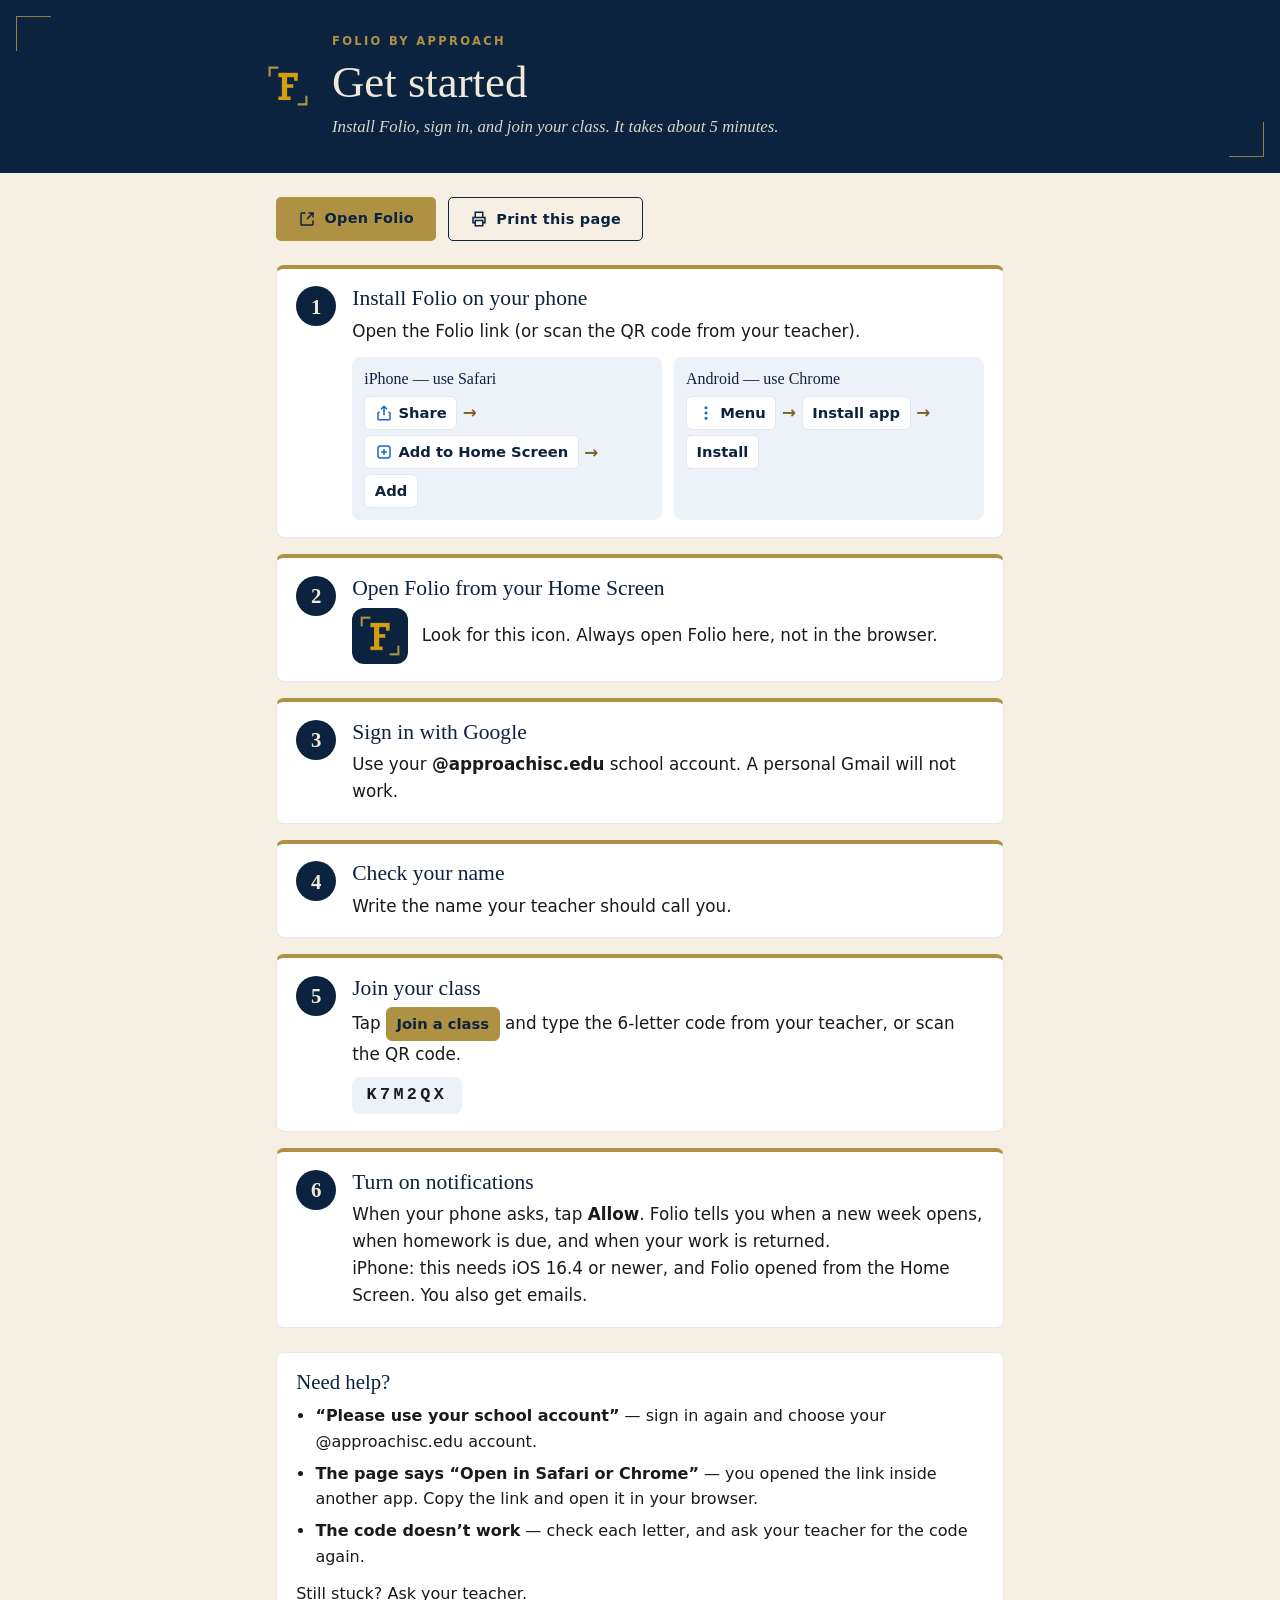
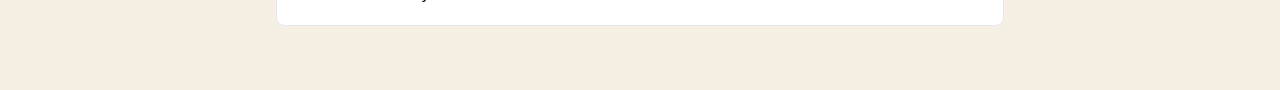
<file: get-started.html>
<!doctype html>
<html lang="en">
<head>
  <meta charset="utf-8">
  <meta name="viewport" content="width=device-width, initial-scale=1">
  <title>Folio · Get started</title>
  <meta name="description" content="How to install Folio, sign in, and join your class.">
  <meta name="theme-color" content="#0C2340">
  <link rel="icon" href="images/folio-mark.svg" type="image/svg+xml">
  <link rel="stylesheet" href="css/folio.css">
  <script type="module" src="js/pages/get-started.js"></script>
</head>
<body class="guide-page">
  <!-- Public help page for students who join later. Prints on one or two pages. -->

  <header class="guide-hero">
    <div class="guide-hero-inner">
      <img src="images/folio-mark.svg" alt="" width="56" height="56">
      <div>
        <p class="class-hero-eyebrow">Folio by Approach</p>
        <h1>Get started</h1>
        <p class="guide-sub">Install Folio, sign in, and join your class. It takes about 5 minutes.</p>
      </div>
    </div>
  </header>

  <main class="guide">
    <div class="guide-actions no-print">
      <a class="btn btn--gold" href="index.html">
        <svg viewBox="0 0 24 24" width="18" height="18" fill="none" stroke="currentColor" stroke-width="2" aria-hidden="true"><path d="M14 4h6v6M20 4l-8 8M10 4H5a1 1 0 0 0-1 1v14a1 1 0 0 0 1 1h14a1 1 0 0 0 1-1v-5"/></svg>
        <span>Open Folio</span>
      </a>
      <button class="btn btn--secondary" type="button" id="printBtn">
        <svg viewBox="0 0 24 24" width="18" height="18" fill="none" stroke="currentColor" stroke-width="2" aria-hidden="true"><path d="M7 9V3h10v6M7 17H4v-7h16v7h-3M7 14h10v7H7z"/></svg>
        <span>Print this page</span>
      </button>
    </div>

    <ol class="guide-steps">
      <li class="guide-step">
        <span class="guide-num">1</span>
        <div class="guide-body">
          <h2>Install Folio on your phone</h2>
          <p>Open the Folio link (or scan the QR code from your teacher).</p>
          <div class="guide-columns">
            <div class="guide-device">
              <h3>iPhone — use Safari</h3>
              <p class="guide-flow">
                <span class="guide-chip"><svg viewBox="0 0 24 24" width="18" height="18" fill="none" stroke="currentColor" stroke-width="2" aria-hidden="true"><path d="M12 3v12M8 7l4-4 4 4"/><path d="M6 11H5a1 1 0 0 0-1 1v8a1 1 0 0 0 1 1h14a1 1 0 0 0 1-1v-8a1 1 0 0 0-1-1h-1"/></svg>Share</span>
                <span class="guide-arrow" aria-hidden="true">→</span>
                <span class="guide-chip"><svg viewBox="0 0 24 24" width="18" height="18" fill="none" stroke="currentColor" stroke-width="2" aria-hidden="true"><rect x="4" y="4" width="16" height="16" rx="3"/><path d="M12 8v8M8 12h8"/></svg>Add to Home Screen</span>
                <span class="guide-arrow" aria-hidden="true">→</span>
                <span class="guide-chip">Add</span>
              </p>
            </div>
            <div class="guide-device">
              <h3>Android — use Chrome</h3>
              <p class="guide-flow">
                <span class="guide-chip"><svg viewBox="0 0 24 24" width="18" height="18" fill="currentColor" aria-hidden="true"><circle cx="12" cy="5" r="2"/><circle cx="12" cy="12" r="2"/><circle cx="12" cy="19" r="2"/></svg>Menu</span>
                <span class="guide-arrow" aria-hidden="true">→</span>
                <span class="guide-chip">Install app</span>
                <span class="guide-arrow" aria-hidden="true">→</span>
                <span class="guide-chip">Install</span>
              </p>
            </div>
          </div>
        </div>
      </li>

      <li class="guide-step">
        <span class="guide-num">2</span>
        <div class="guide-body">
          <h2>Open Folio from your Home Screen</h2>
          <p class="guide-icon-row">
            <img class="guide-app-icon" src="icons/apple-touch-icon.png" alt="" width="56" height="56">
            <span>Look for this icon. Always open Folio here, not in the browser.</span>
          </p>
        </div>
      </li>

      <li class="guide-step">
        <span class="guide-num">3</span>
        <div class="guide-body">
          <h2>Sign in with Google</h2>
          <p>Use your <b>@approachisc.edu</b> school account. A personal Gmail will not work.</p>
        </div>
      </li>

      <li class="guide-step">
        <span class="guide-num">4</span>
        <div class="guide-body">
          <h2>Check your name</h2>
          <p>Write the name your teacher should call you.</p>
        </div>
      </li>

      <li class="guide-step">
        <span class="guide-num">5</span>
        <div class="guide-body">
          <h2>Join your class</h2>
          <p>Tap <span class="guide-chip guide-chip--gold">Join a class</span> and type the 6-letter code from your teacher, or scan the QR code.</p>
          <p class="guide-code mono" aria-label="Example code">K7M2QX</p>
        </div>
      </li>

      <li class="guide-step">
        <span class="guide-num">6</span>
        <div class="guide-body">
          <h2>Turn on notifications</h2>
          <p>When your phone asks, tap <b>Allow</b>. Folio tells you when a new week opens, when homework is due, and when your work is returned.</p>
          <p class="field-help">iPhone: this needs iOS 16.4 or newer, and Folio opened from the Home Screen. You also get emails.</p>
        </div>
      </li>
    </ol>

    <section class="guide-help">
      <h2>Need help?</h2>
      <ul>
        <li><b>“Please use your school account”</b> — sign in again and choose your @approachisc.edu account.</li>
        <li><b>The page says “Open in Safari or Chrome”</b> — you opened the link inside another app. Copy the link and open it in your browser.</li>
        <li><b>The code doesn’t work</b> — check each letter, and ask your teacher for the code again.</li>
      </ul>
      <p>Still stuck? Ask your teacher.</p>
    </section>
  </main>
</body>
</html>
</file>
<file: css/folio.css>
/* ============================================================
   FOLIO — single stylesheet for the whole app
   Based on the AssessmentHub design system (docs/design-system/),
   with the Folio token decisions from the handoff (§5).
   Sections are added as pages are built. Keep media queries next
   to the section they affect.
   ============================================================ */

/* ============================================================
   1. TOKENS
   Names follow the design system: -l light, -d dark, -s soft
   (tint), -b bright, -t text-safe, -w warm.
   ============================================================ */
:root {
  /* Brand */
  --navy: #0C2340;
  --navy-l: #143865;
  --navy-d: #081629;
  --navy-s: #D9E2F1;
  --gold: #AE9142;
  --gold-b: #D39F10;    /* accents, focus, borders — not for small text on light backgrounds */
  --gold-t: #7A6324;    /* gold for small text on light backgrounds (~5.8:1 on white) */
  --lt-gold: #F5EED2;

  /* Neutrals */
  --warm-w: #EFE9D9;    /* text on navy */
  --warm-l: #F8F4EC;
  --paper: #FFFFFF;     /* cards, inputs, modals */
  --paper-w: #F5F0E3;   /* page background */
  --sky: #EDF2F9;
  --ink: #1A1A1A;
  --ink-s: #3D3D3D;
  --muted: #6B6B6B;     /* darker than the design system's #7A7A7A for contrast */
  --line: #E4E7EC;

  /* Status */
  --red: #C0392B;
  --red-d: #A52D20;     /* danger hover, error text on --red-s */
  --red-s: #F8D7DA;
  --green: #26890C;
  --green-ink: #1C5C08; /* success text on --green-s */
  --green-s: #D4EDDA;
  --amber: #B45309;
  --amber-s: #FEF3C7;
  --teal: #0E6B6B;
  --teal-s: #D0EDED;
  --blue: #1368CE;      /* links */

  /* Locked states */
  --lock-bg: #F5F6F8;
  --lock-ink: #8A8F98;
  --lock-line: #B9BEC7;

  /* Effects */
  --overlay: rgba(8, 22, 41, 0.55);
  --focus-ring: 0 0 0 3px rgba(211, 159, 16, 0.18);
  --shadow-card: 0 1px 2px rgba(12, 35, 64, 0.05);
  --shadow-float: 0 20px 60px rgba(8, 22, 41, 0.35);

  /* Type — phones don't have Cambria/Calibri, so system fonts come before Arial */
  --serif: Cambria, Georgia, "Times New Roman", serif;
  --sans: Calibri, "Segoe UI", system-ui, -apple-system, Roboto, Arial, sans-serif;
  --mono: Consolas, "SF Mono", Menlo, "Courier New", monospace;
}

/* ============================================================
   2. BASE
   ============================================================ */
* { box-sizing: border-box; }
html { scroll-behavior: smooth; -webkit-text-size-adjust: 100%; }
body {
  margin: 0; background: var(--paper-w); color: var(--ink);
  font-family: var(--sans); font-size: 1rem; line-height: 1.6;
  -webkit-font-smoothing: antialiased; min-height: 100vh;
}
@media (prefers-reduced-motion: reduce) {
  * { transition: none !important; animation: none !important; scroll-behavior: auto !important; }
}
:focus-visible { outline: 2px solid var(--gold-b); outline-offset: 2px; }
[hidden] { display: none !important; }
h1, h2, h3, h4 { font-family: var(--serif); font-weight: 400; margin: 0; color: var(--navy); line-height: 1.2; }
h1 em, h2 em, h3 em, h4 em { color: var(--gold-b); font-style: italic; }
p { margin: 0; }
a { color: var(--blue); }
img, svg { max-width: 100%; }

/* ============================================================
   3. UTILITIES
   ============================================================ */
.mono { font-family: var(--mono); }
.text-muted { color: var(--muted); }
.text-center { text-align: center; }
.visually-hidden {
  position: absolute; width: 1px; height: 1px; padding: 0; margin: -1px;
  overflow: hidden; clip: rect(0 0 0 0); white-space: nowrap; border: 0;
}

/* Eyebrow label: small, bold, uppercase, wide spacing, gold */
.eyebrow {
  font-family: var(--sans); font-size: 0.7rem; font-weight: 700; letter-spacing: 0.2em;
  text-transform: uppercase; color: var(--gold-t); margin-bottom: 0.35rem;
}

/* ============================================================
   4. BUTTONS
   .btn + one color modifier, optional size modifier.
   Hover styles skip disabled buttons.
   ============================================================ */
.btn {
  font-family: var(--sans); font-size: 0.9rem; font-weight: 700; letter-spacing: 0.02em;
  min-height: 44px; padding: 0.6rem 1.3rem; border-radius: 5px; border: 1.5px solid transparent;
  cursor: pointer; text-decoration: none;
  display: inline-flex; align-items: center; justify-content: center; gap: 0.55rem;
  transition: background 0.15s ease, color 0.15s ease, border-color 0.15s ease;
}
.btn svg { flex: none; }
.btn--primary { background: var(--navy); color: var(--warm-w); }
.btn--primary:hover:not([disabled]) { background: var(--navy-l); }
.btn--gold { background: var(--gold); color: var(--navy); }
.btn--gold:hover:not([disabled]) { background: var(--gold-b); }
.btn--secondary { background: transparent; border-color: var(--navy); color: var(--navy); }
.btn--secondary:hover:not([disabled]) { background: var(--sky); }
.btn--ghost { background: transparent; color: var(--navy); }
.btn--ghost:hover:not([disabled]) { background: var(--sky); }
.btn--danger { background: var(--red); color: var(--paper); }
.btn--danger:hover:not([disabled]) { background: var(--red-d); }
.btn--google { background: var(--paper); border-color: var(--navy-s); color: var(--navy); }
.btn--google:hover:not([disabled]) { background: var(--sky); border-color: var(--navy-l); }
.btn--sm { min-height: 36px; padding: 0.4rem 0.9rem; font-size: 0.8rem; }
.btn--lg { min-height: 52px; padding: 0.75rem 1.5rem; font-size: 1rem; }
.btn--block { width: 100%; }
.btn[disabled] { opacity: 0.45; cursor: not-allowed; }

/* ============================================================
   5. ALERTS
   Shown and hidden with the `hidden` attribute.
   Error and success text use darker shades for contrast.
   ============================================================ */
.alert {
  display: flex; gap: 0.7rem; align-items: flex-start; text-align: left;
  padding: 0.85rem 1rem; border-radius: 6px; border-left: 4px solid;
  font-size: 0.92rem; line-height: 1.5; margin-bottom: 1rem;
}
.alert svg { flex: none; margin-top: 0.15rem; }
.alert b { display: block; margin-bottom: 0.1rem; }
.alert--info    { background: var(--sky);     border-color: var(--navy);  color: var(--navy-l); }
.alert--success { background: var(--green-s); border-color: var(--green); color: var(--green-ink); }
.alert--warning { background: var(--amber-s); border-color: var(--amber); color: var(--amber); }
.alert--error   { background: var(--red-s);   border-color: var(--red);   color: var(--red-d); }

/* ============================================================
   6. SPINNER
   ============================================================ */
.spinner {
  display: inline-block; width: 22px; height: 22px; border-radius: 50%; flex: none;
  border: 3px solid var(--line); border-top-color: var(--gold-b);
  animation: spin 0.8s linear infinite;
}
@keyframes spin { to { transform: rotate(360deg); } }

/* ============================================================
   7. LAYOUT AND CARDS (signed-in pages)
   ============================================================ */
.page { max-width: 1300px; margin: 0 auto; padding: 3rem 2rem 5rem; }
.page--narrow { max-width: 560px; }
.card {
  background: var(--paper); border: 1px solid var(--line); border-top: 4px solid var(--gold);
  border-radius: 8px; padding: 1.5rem 1.4rem; box-shadow: var(--shadow-card);
}
.card h1 { font-size: 1.8rem; margin-bottom: 0.4rem; }
.card > * + * { margin-top: 0.75rem; }
.card > .eyebrow + h1 { margin-top: 0; }
.card .alert { margin-bottom: 0; }

@media (max-width: 880px) {
  .page { padding: 1.5rem 1rem 3.5rem; }
}

/* ============================================================
   8. ENTRY PAGE (login)
   Navy backdrop, centered white card with gold corner brackets.
   ============================================================ */
.entry-page {
  min-height: 100vh; min-height: 100dvh;
  background: linear-gradient(180deg, var(--navy) 0%, var(--navy-l) 100%);
  display: flex; flex-direction: column; align-items: center; justify-content: center;
  padding: 1.5rem 1rem;
}
.entry-card {
  position: relative; width: 100%; max-width: 420px; text-align: center;
  background: var(--paper); border-radius: 8px; box-shadow: var(--shadow-float);
  padding: 2.5rem 1.75rem 2rem;
}
.entry-card::before, .entry-card::after {
  content: ""; position: absolute; width: 28px; height: 28px; border: 2px solid var(--gold);
}
.entry-card::before { top: 14px; left: 14px; border-right: none; border-bottom: none; }
.entry-card::after  { bottom: 14px; right: 14px; border-left: none; border-top: none; }

.entry-mark { display: block; width: 64px; height: 64px; margin: 0 auto 1rem; }
.entry-title { font-size: 2.5rem; letter-spacing: -0.01em; margin-bottom: 0.25rem; }
.entry-tagline { font-family: var(--serif); font-style: italic; font-size: 1.05rem; color: var(--navy-l); margin-bottom: 1.75rem; }
.entry-loading {
  display: flex; align-items: center; justify-content: center; gap: 0.6rem;
  min-height: 52px; color: var(--navy-l);
}
.entry-hint { margin-top: 1rem; font-size: 0.92rem; color: var(--ink-s); }
.entry-note { margin-top: 1.25rem; padding-top: 1rem; border-top: 1px solid var(--line); font-size: 0.78rem; color: var(--muted); line-height: 1.5; }
.entry-note .mono { word-break: break-all; }
.entry-footer {
  margin-top: 1.5rem; font-size: 0.7rem; font-weight: 600; letter-spacing: 0.18em;
  text-transform: uppercase; color: var(--navy-s);
}

@media (max-width: 400px) {
  .entry-card { padding: 2.25rem 1.25rem 1.75rem; }
  .entry-title { font-size: 2.2rem; }
}

/* ============================================================
   9. NAVBAR
   ============================================================ */
.navbar { background: var(--navy); border-bottom: 3px solid var(--gold); }
.navbar-inner {
  max-width: 1300px; margin: 0 auto; padding: 0.6rem 2rem;
  display: flex; align-items: center; justify-content: space-between; gap: 1rem;
}
.navbar-brand {
  display: flex; align-items: center; gap: 0.6rem; text-decoration: none;
  color: var(--warm-w); font-family: var(--serif); font-size: 1.35rem;
}
.navbar-brand img { width: 32px; height: 32px; }
.navbar-user { display: flex; align-items: center; gap: 0.75rem; color: var(--warm-w); font-size: 0.9rem; min-width: 0; }
.navbar-name { overflow: hidden; text-overflow: ellipsis; white-space: nowrap; }
.btn--nav { background: transparent; color: var(--warm-w); border-color: rgba(239, 233, 217, 0.35); }
.btn--nav:hover:not([disabled]) { background: rgba(239, 233, 217, 0.12); }

@media (max-width: 560px) {
  .navbar-inner { padding: 0.55rem 1rem; }
  .navbar-name { display: none; }
}

/* ============================================================
   10. PAGE HEADER, LOADING, EMPTY STATES
   ============================================================ */
.auth-loading {
  min-height: 50vh; display: flex; align-items: center; justify-content: center; gap: 0.6rem;
  color: var(--navy-l);
}
.page-header {
  display: flex; justify-content: space-between; align-items: flex-end; gap: 1rem;
  flex-wrap: wrap; margin-bottom: 1.5rem;
}
.page-header h1 { font-size: clamp(1.8rem, 4vw, 2.4rem); }
.header-actions { display: flex; align-items: center; gap: 0.75rem; flex-wrap: wrap; }

.term-select select {
  font-family: var(--sans); font-size: 0.9rem; color: var(--navy); font-weight: 700;
  min-height: 44px; padding: 0.5rem 0.75rem; border: 1.5px solid var(--line); border-radius: 5px;
  background: var(--paper); cursor: pointer;
}
.term-select select:focus { border-color: var(--gold-b); outline: none; box-shadow: var(--focus-ring); }

.empty-state {
  text-align: center; padding: 3rem 1.25rem; background: var(--paper);
  border: 1.5px dashed var(--line); border-radius: 8px;
}
.empty-state-icon { color: var(--gold-b); margin-bottom: 0.75rem; }
.empty-state h2 { font-size: 1.5rem; margin-bottom: 0.4rem; }
.empty-state p { color: var(--muted); margin-bottom: 1.5rem; }
.btn--wide { min-width: min(320px, 100%); }

@media (max-width: 560px) {
  .page-header { align-items: stretch; }
  .header-actions, .header-actions > * { width: 100%; }
  .term-select select { width: 100%; }
}

/* ============================================================
   11. FORMS
   ============================================================ */
.field { display: flex; flex-direction: column; gap: 0.35rem; margin: 0 0 1.1rem; padding: 0; border: 0; min-width: 0; }
.field label, .field legend { font-size: 0.82rem; font-weight: 700; color: var(--navy); padding: 0; }
.field legend { margin-bottom: 0.35rem; }
.field input, .field select, .field textarea {
  font-family: var(--sans); font-size: 1rem; color: var(--ink); background: var(--paper);
  width: 100%; min-height: 44px; padding: 0.55rem 0.75rem;
  border: 1.5px solid var(--line); border-radius: 5px;
}
.field input:focus, .field select:focus, .field textarea:focus {
  border-color: var(--gold-b); outline: none; box-shadow: var(--focus-ring);
}
.field-row { display: grid; grid-template-columns: 1fr 1fr; gap: 0 1rem; }

.check-row { display: flex; align-items: center; gap: 0.6rem; font-size: 0.95rem; color: var(--ink-s); cursor: pointer; margin-bottom: 1rem; }
.check-row input { accent-color: var(--gold-b); width: 18px; height: 18px; flex: none; }

/* Color picker: real radio inputs, visually hidden but still keyboard-focusable */
.swatches { display: flex; flex-wrap: wrap; gap: 0.5rem; }
.swatch { position: relative; cursor: pointer; }
.swatch input { position: absolute; opacity: 0; width: 1px; height: 1px; }
.swatch span[title] {
  display: block; width: 34px; height: 34px; border-radius: 50%;
  background: var(--cls-bar); border: 3px solid var(--paper); box-shadow: 0 0 0 1px var(--line);
}
.swatch input:checked + span { box-shadow: 0 0 0 2.5px var(--navy); }
.swatch input:focus-visible + span { outline: 2px solid var(--gold-b); outline-offset: 3px; }

/* ============================================================
   12. TOASTS
   ============================================================ */
.toast-stack {
  position: fixed; bottom: 1.5rem; right: 1.5rem; z-index: 2000;
  display: flex; flex-direction: column; gap: 0.6rem; pointer-events: none;
}
.toast {
  background: var(--navy); color: var(--warm-w); padding: 0.8rem 1.1rem; border-radius: 6px;
  border-left: 4px solid var(--gold-b); font-size: 0.92rem; box-shadow: 0 6px 20px rgba(12, 35, 64, 0.3);
  min-width: 240px; max-width: 380px;
}
.toast--success { border-left-color: var(--green); }
.toast--error { border-left-color: var(--red); }

@media (max-width: 560px) {
  .toast-stack { left: 1rem; right: 1rem; bottom: 1rem; }
  .toast { max-width: none; }
}

/* ============================================================
   13. MODALS
   .modal-overlay > .modal (centered). The --side variant docks on the
   right and leaves the page visible, so the calendar can show a preview.
   ============================================================ */
body.modal-open { overflow: hidden; }
.modal-overlay {
  position: fixed; inset: 0; z-index: 1500; background: var(--overlay);
  display: flex; align-items: center; justify-content: center; padding: 1rem;
}
.modal {
  background: var(--paper); border-radius: 8px; border-top: 4px solid var(--gold);
  width: 100%; max-width: 440px; max-height: calc(100dvh - 2rem); overflow-y: auto;
  padding: 1.5rem; box-shadow: var(--shadow-float);
}
.modal:focus { outline: none; }
.modal-head { display: flex; justify-content: space-between; align-items: flex-start; gap: 1rem; margin-bottom: 1.1rem; }
.modal-head h2 { font-size: 1.6rem; }
.modal-actions { display: flex; justify-content: flex-end; gap: 0.75rem; margin-top: 1.25rem; }

.modal-overlay--side { background: transparent; pointer-events: none; justify-content: flex-end; align-items: stretch; padding: 0; }
.modal--side {
  pointer-events: auto; max-width: 400px; max-height: none; height: 100%;
  border-radius: 0; border-top: none; border-left: 4px solid var(--gold);
  box-shadow: -10px 0 30px rgba(12, 35, 64, 0.15);
}
.ghost-summary { font-size: 0.9rem; color: var(--navy-l); background: var(--sky); border-radius: 5px; padding: 0.6rem 0.8rem; margin-bottom: 1rem; }

@media (min-width: 1100px) {
  body.panel-open .page { padding-right: calc(400px + 2rem); }
}
@media (max-width: 760px) {
  body.panel-open { overflow: hidden; }
  .modal-overlay--side { background: var(--overlay); pointer-events: auto; }
  .modal--side { max-width: none; border-left: none; }
}

.icon-btn {
  width: 40px; height: 40px; flex: none; border: none; border-radius: 6px; background: transparent;
  color: var(--navy); cursor: pointer; display: inline-flex; align-items: center; justify-content: center;
}
.icon-btn:hover { background: var(--sky); }
.icon-btn--card { width: 28px; height: 28px; background: var(--paper); border: 1px solid var(--cls-bar); }
.icon-btn--on-navy { color: var(--warm-w); }
.icon-btn--on-navy:hover { background: rgba(239, 233, 217, 0.12); }

/* ============================================================
   14. CALENDAR
   Desktop grid: 15-minute rows, 16px each = 64px per hour.
   Positions come from CSS variables set by js/calendar.js.
   ============================================================ */
.cal-grid {
  --slot-h: 16px;
  display: grid;
  grid-template-columns: 3.75rem repeat(6, minmax(0, 1fr));
  grid-template-rows: auto repeat(var(--cal-rows), var(--slot-h));
  background: var(--paper); border: 1px solid var(--line); border-radius: 8px; overflow: hidden;
}
.cal-grid > [data-col] { grid-column: var(--col); grid-row: var(--row-start) / var(--row-end); }
.cal-corner { border-bottom: 1px solid var(--line); }
.cal-day-head {
  padding: 0.6rem 0.4rem; text-align: center; border-bottom: 1px solid var(--line); border-left: 1px solid var(--line);
  font-size: 0.78rem; font-weight: 700; letter-spacing: 0.12em; text-transform: uppercase; color: var(--navy);
}
.cal-day-head abbr { text-decoration: none; }
.cal-day-head.is-today { background: var(--navy); color: var(--warm-w); }
.cal-day-col {
  border-left: 1px solid var(--line);
  background-image: repeating-linear-gradient(to bottom, var(--line) 0 1px, transparent 1px calc(var(--slot-h) * 4));
}
.cal-day-col.is-today { background-color: var(--warm-l); }
.cal-hour { font-size: 0.72rem; color: var(--muted); text-align: right; padding: 0.15rem 0.5rem 0 0; white-space: nowrap; }
.cal-now { position: relative; z-index: 2; pointer-events: none; }
.cal-now-line {
  position: absolute; left: 0; right: 0; height: 2px; background: var(--gold-b);
  top: calc(var(--now-min, 0) * var(--slot-h) / 15);
}
.cal-now-line::before {
  content: ""; position: absolute; left: -5px; top: -4px; width: 10px; height: 10px;
  border-radius: 50%; background: var(--gold-b);
}

/* Phone list (shown instead of the grid on small screens) */
.cal-list { display: none; }
.cal-list-head {
  font-family: var(--sans); font-size: 0.8rem; font-weight: 700; letter-spacing: 0.15em;
  text-transform: uppercase; color: var(--gold-t); margin: 1.5rem 0 0.6rem;
}
.cal-list-day:first-child .cal-list-head { margin-top: 0; }
.cal-list-day--next { padding-bottom: 0.5rem; border-bottom: 1px solid var(--line); }
.cal-list-day--next .cal-list-head { color: var(--navy); }

@media (max-width: 760px) {
  .cal-grid { display: none; }
  .cal-list { display: block; }
}

/* ============================================================
   15. CLASS CARDS
   Each class has a palette key c1–c8 (stored in the database).
   Hues avoid the status colors (red, green, amber, gold).
   ============================================================ */
.cls-c1 { --cls-bar: #143865; --cls-bg: #DCE5F3; }
.cls-c2 { --cls-bar: #0E6B6B; --cls-bg: #D3ECEC; }
.cls-c3 { --cls-bar: #7B3F86; --cls-bg: #EEDFF1; }
.cls-c4 { --cls-bar: #4B4FA8; --cls-bg: #E2E3F6; }
.cls-c5 { --cls-bar: #9C3D6B; --cls-bg: #F5E0EA; }
.cls-c6 { --cls-bar: #4F6D7A; --cls-bg: #DFE8EC; }
.cls-c7 { --cls-bar: #1F6FA8; --cls-bg: #DCEBF7; }
.cls-c8 { --cls-bar: #5B5B5B; --cls-bg: #E8E8E8; }

.class-card {
  position: relative; z-index: 1; min-height: 0; overflow: hidden;
  display: flex; flex-direction: column; gap: 0.15rem;
  background: var(--cls-bg); border-left: 4px solid var(--cls-bar); border-radius: 6px;
  padding: 0.45rem 0.6rem; margin: 2px 4px;
  color: var(--navy); font-size: 0.82rem; line-height: 1.3;
}
.class-card-name { font-weight: 700; font-size: 0.92rem; }
.class-card-time { color: var(--ink-s); font-size: 0.8rem; }
.class-card-meta { display: inline-flex; align-items: center; gap: 0.35rem; color: var(--ink-s); }
.class-card-meta svg { color: var(--cls-bar); }
.class-card-btn {
  margin-top: auto; align-self: flex-start; background: var(--paper);
  border-color: var(--cls-bar); color: var(--navy);
}
.class-card-btn:hover { background: var(--sky); }
.class-card-badges { display: flex; flex-wrap: wrap; gap: 0.35rem; margin-top: 0.2rem; }

.class-card--compact { padding: 0.3rem 0.5rem; gap: 0.1rem; }
.class-card-line { display: flex; align-items: center; justify-content: space-between; gap: 0.4rem; min-width: 0; }
.class-card--compact .class-card-name { overflow: hidden; text-overflow: ellipsis; white-space: nowrap; font-size: 0.85rem; }
.class-card--compact .class-card-time { white-space: nowrap; font-size: 0.75rem; }

.class-card--ghost {
  background: rgba(255, 255, 255, 0.75); border: 2px dashed var(--cls-bar); border-left-width: 4px; border-left-style: solid;
}

/* Cards in the phone list are full size */
.cal-list .class-card { margin: 0 0 0.6rem; padding: 0.9rem 1rem; font-size: 0.95rem; gap: 0.3rem; }
.cal-list .class-card-name { font-size: 1.1rem; }
.cal-list .class-card-time { font-size: 0.92rem; }

/* ============================================================
   16. BADGES (student class cards)
   ============================================================ */
.badge {
  display: inline-flex; align-items: center; gap: 0.3rem; white-space: nowrap;
  font-size: 0.75rem; font-weight: 700; padding: 0.15rem 0.5rem; border-radius: 999px;
}
.badge--due { background: var(--paper); color: var(--navy); border: 1px solid var(--navy-s); }
.badge--new { background: var(--green-s); color: var(--green-ink); }

/* ============================================================
   17. CODE VIEW (Show code) — full screen, readable on a projector
   ============================================================ */
.code-view {
  position: fixed; inset: 0; z-index: 1600; overflow-y: auto;
  background: linear-gradient(180deg, var(--navy) 0%, var(--navy-d) 100%); color: var(--warm-w);
  display: flex; align-items: center; justify-content: center; padding: 3rem 1.5rem;
}
.code-view-inner { position: relative; width: 100%; max-width: 1100px; text-align: center; padding: 2.5rem 1.5rem; }
.code-view-inner:focus { outline: none; }
.code-view-inner::before, .code-view-inner::after {
  content: ""; position: absolute; width: 56px; height: 56px; border: 3px solid var(--gold); pointer-events: none;
}
.code-view-inner::before { top: 0; left: 0; border-right: none; border-bottom: none; }
.code-view-inner::after { bottom: 0; right: 0; border-left: none; border-top: none; }
.code-view-close { position: fixed; top: 1rem; right: 1rem; }
.code-view-class { color: var(--warm-w); font-size: clamp(1.6rem, 4vw, 2.6rem); }
.code-view-body {
  display: flex; align-items: center; justify-content: center; gap: clamp(2rem, 6vw, 5rem);
  flex-wrap: wrap; margin: 2rem 0 1.5rem;
}
.code-view-label { font-size: 0.85rem; font-weight: 700; letter-spacing: 0.25em; text-transform: uppercase; color: var(--gold); }
.code-view-code {
  font-family: var(--mono); font-weight: 700; color: var(--gold-b); line-height: 1.1;
  font-size: clamp(3.5rem, 11vw, 8.5rem); letter-spacing: 0.12em; margin: 0.25rem 0 0.75rem;
}
.code-view-hint { font-size: 1.15rem; color: var(--navy-s); }
.code-view-hint strong { color: var(--warm-w); }
.code-view-qr { background: var(--paper); padding: 0.75rem; border-radius: 10px; width: min(320px, 70vw); }
.code-view-qr svg { display: block; width: 100%; height: auto; }
.code-view-link { font-size: 0.85rem; color: var(--navy-s); word-break: break-all; margin-bottom: 1.5rem; }
.code-view-actions { display: flex; justify-content: center; gap: 0.75rem; flex-wrap: wrap; }
.btn--on-navy { background: transparent; color: var(--warm-w); border-color: rgba(239, 233, 217, 0.4); }
.btn--on-navy:hover:not([disabled]) { background: rgba(239, 233, 217, 0.12); border-color: var(--warm-w); }

/* ============================================================
   18. JOIN A CLASS
   ============================================================ */
.join-label { display: block; font-size: 1rem; font-weight: 700; color: var(--navy); margin-bottom: 0.5rem; }
.code-input {
  width: 100%; font-family: var(--mono); font-size: 2rem; font-weight: 700; letter-spacing: 0.3em;
  text-align: center; text-transform: uppercase; color: var(--navy);
  padding: 0.6rem 0.5rem 0.6rem 0.8rem; border: 2px solid var(--navy-s); border-radius: 8px; background: var(--sky);
}
.code-input::placeholder { color: var(--navy-s); }
.code-input:focus { outline: none; border-color: var(--gold-b); background: var(--paper); box-shadow: var(--focus-ring); }
.join-error { margin: 1rem 0 0; }
.join-submit { margin-top: 1rem; }
.divider-or { display: flex; align-items: center; gap: 0.75rem; color: var(--muted); font-size: 0.9rem; margin: 1rem 0; }
.divider-or::before, .divider-or::after { content: ""; flex: 1; height: 1px; background: var(--line); }

.scanner {
  position: relative; margin-top: 1rem; aspect-ratio: 1; overflow: hidden;
  background: var(--navy); border-radius: 8px;
}
.scanner video { width: 100%; height: 100%; object-fit: cover; display: block; }
.scanner-hint {
  position: absolute; left: 0; right: 0; bottom: 0.75rem; text-align: center;
  color: var(--warm-w); font-size: 0.9rem; text-shadow: 0 1px 3px rgba(0, 0, 0, 0.6);
}
/* Viewfinder corners (from the design system's QR reader) */
.corner { position: absolute; width: 28px; height: 28px; border-color: var(--gold); border-style: solid; }
.corner-tl { top: 12%; left: 12%; border-width: 3px 0 0 3px; border-radius: 3px 0 0 0; }
.corner-tr { top: 12%; right: 12%; border-width: 3px 3px 0 0; border-radius: 0 3px 0 0; }
.corner-bl { bottom: 12%; left: 12%; border-width: 0 0 3px 3px; border-radius: 0 0 0 3px; }
.corner-br { bottom: 12%; right: 12%; border-width: 0 3px 3px 0; border-radius: 0 0 3px 0; }

/* ============================================================
   19. NAVBAR LINKS, SHARED EXTRAS
   ============================================================ */
.navbar-links { display: flex; gap: 1.25rem; margin-right: auto; margin-left: 1.5rem; }
.navbar-link {
  color: var(--warm-w); opacity: 0.8; text-decoration: none; font-size: 0.82rem; font-weight: 700;
  letter-spacing: 0.06em; text-transform: uppercase; padding: 0.3rem 0; border-bottom: 2px solid transparent;
}
.navbar-link:hover { opacity: 1; }
.navbar-link[aria-current="page"] { opacity: 1; border-bottom-color: var(--gold-b); }

@media (max-width: 560px) {
  .navbar-links { margin-left: 0.75rem; gap: 0.9rem; }
  .navbar-signout-label { display: none; }
}

.page-sub { color: var(--muted); margin-top: 0.35rem; }
.modal--wide { max-width: 600px; }
.modal-sub { color: var(--muted); font-size: 0.9rem; margin-top: 0.15rem; }
.field-help { font-size: 0.82rem; color: var(--muted); }
.field-help--warn { color: var(--amber); background: var(--amber-s); border-radius: 5px; padding: 0.5rem 0.7rem; margin-bottom: 1rem; }
.field-row--3 { grid-template-columns: 1.3fr 1fr 1fr; }
.check-row--compact { margin-bottom: 0.35rem; }
.btn--danger-text { color: var(--red-d); }
.btn--danger-text:hover:not([disabled]) { background: var(--red-s); }
.icon-btn--sm { width: 32px; height: 32px; }
.icon-btn--danger { color: var(--red-d); }
.icon-btn--danger:hover { background: var(--red-s); }
.icon-btn[disabled] { opacity: 0.35; cursor: not-allowed; background: transparent; }

@media (max-width: 560px) {
  .field-row, .field-row--3 { grid-template-columns: 1fr; }
}

/* Dashboard cards link to their class page; the link covers the card. */
.class-card-link { color: inherit; text-decoration: none; }
.class-card-link::after { content: ""; position: absolute; inset: 0; z-index: 1; }
.class-card-link:focus-visible { outline: none; }
.class-card:has(.class-card-link:focus-visible) { outline: 2px solid var(--gold-b); outline-offset: 2px; }
.class-card button { position: relative; z-index: 2; }
.class-card:has(.class-card-link):hover { box-shadow: 0 2px 8px rgba(12, 35, 64, 0.15); }

/* Radio rows, segmented choice, tag and student checklists */
.radio-row { display: flex; align-items: flex-start; gap: 0.6rem; padding: 0.4rem 0; cursor: pointer; font-size: 0.95rem; color: var(--ink-s); }
.radio-row input { accent-color: var(--gold-b); width: 18px; height: 18px; margin-top: 0.15rem; flex: none; }
.radio-indent { margin: 0 0 0.25rem 1.75rem; }

.segmented { display: inline-flex; border: 1.5px solid var(--navy-s); border-radius: 6px; overflow: hidden; }
.segmented label { position: relative; cursor: pointer; }
.segmented input { position: absolute; opacity: 0; width: 1px; height: 1px; }
.segmented span { display: block; padding: 0.5rem 1.1rem; font-weight: 700; font-size: 0.9rem; color: var(--navy); }
.segmented label + label span { border-left: 1.5px solid var(--navy-s); }
.segmented input:checked + span { background: var(--navy); color: var(--warm-w); }
.segmented input:focus-visible + span { outline: 2px solid var(--gold-b); outline-offset: -4px; }
.segmented-disabled { cursor: not-allowed; }
.segmented-disabled span { color: var(--lock-ink); }

.tag-checks { display: flex; flex-wrap: wrap; gap: 0.5rem; }
.tag-check { position: relative; cursor: pointer; }
.tag-check input { position: absolute; opacity: 0; width: 1px; height: 1px; }
.tag-check span {
  display: inline-block; padding: 0.3rem 0.75rem; border-radius: 999px; font-size: 0.85rem; font-weight: 700;
  border: 1.5px solid var(--cls-bar); color: var(--cls-bar); background: var(--paper);
}
.tag-check input:checked + span { background: var(--cls-bar); color: var(--paper); }
.tag-check input:focus-visible + span { outline: 2px solid var(--gold-b); outline-offset: 2px; }

.student-checks { max-height: 220px; overflow-y: auto; border: 1px solid var(--line); border-radius: 6px; padding: 0.5rem 0.75rem; }

/* Manage lists (sections, tags) */
.manage-list { list-style: none; margin: 0 0 1.25rem; padding: 0; border: 1px solid var(--line); border-radius: 6px; }
.manage-item { display: flex; align-items: center; justify-content: space-between; gap: 1rem; padding: 0.6rem 0.85rem; }
.manage-item + .manage-item { border-top: 1px solid var(--line); }
.manage-item-title { font-weight: 700; color: var(--navy); }
.manage-item-sub { font-size: 0.85rem; color: var(--muted); }
.manage-item-actions { display: flex; gap: 0.25rem; flex: none; }
.manage-empty { padding: 0.8rem 0.85rem; color: var(--muted); font-size: 0.92rem; }
.manage-form { border-top: 1px solid var(--line); padding-top: 1rem; }
.manage-form h3 { font-size: 1.15rem; margin-bottom: 0.75rem; }

/* ============================================================
   20. CLASS HEADER (navy hero with gold corner brackets)
   ============================================================ */
.class-hero { position: relative; overflow: hidden; background: var(--navy); color: var(--warm-w); padding: 2rem 2rem 1.75rem; }
.class-hero::before, .class-hero::after {
  content: ""; position: absolute; width: 34px; height: 34px; border: 1.5px solid var(--gold); opacity: 0.85;
}
.class-hero::before { top: 18px; left: 18px; border-right: none; border-bottom: none; }
.class-hero::after { bottom: 18px; right: 18px; border-left: none; border-top: none; }
.class-hero-inner { max-width: 1100px; margin: 0 auto; }
.class-hero-back {
  display: inline-flex; align-items: center; gap: 0.3rem; color: var(--navy-s); text-decoration: none;
  font-size: 0.85rem; font-weight: 700; margin-bottom: 1rem;
}
.class-hero-back:hover { color: var(--warm-w); }
.class-hero-eyebrow { font-size: 0.72rem; font-weight: 700; letter-spacing: 0.2em; text-transform: uppercase; color: var(--gold); margin-bottom: 0.35rem; }
.class-hero h1 { color: var(--warm-w); font-size: clamp(2rem, 5vw, 3rem); line-height: 1.08; letter-spacing: -0.01em; }
.class-hero-sub { font-family: var(--serif); font-style: italic; font-size: 1.05rem; opacity: 0.9; max-width: 680px; margin-top: 0.5rem; }
.class-hero-meta {
  display: flex; flex-wrap: wrap; gap: 0.9rem 2rem; margin: 1.4rem 0 0; padding-top: 1.1rem;
  border-top: 1px solid rgba(239, 233, 217, 0.2);
}
.class-hero-meta dt { font-size: 0.66rem; font-weight: 700; letter-spacing: 0.18em; text-transform: uppercase; color: var(--gold); }
.class-hero-meta dd { margin: 0.15rem 0 0; font-size: 0.95rem; }
.class-hero-actions { display: flex; flex-wrap: wrap; gap: 0.75rem; margin-top: 1.25rem; }
.class-hero-actions:not(:has(:not([hidden]))) { display: none; }

@media (max-width: 560px) {
  .class-hero { padding: 1.5rem 1.25rem 1.5rem; }
  .class-hero-meta { gap: 0.75rem 1.5rem; }
}

/* ============================================================
   21. TABS
   ============================================================ */
.tabs-bar { background: var(--paper); border-bottom: 1.5px solid var(--line); position: sticky; top: 0; z-index: 10; }
.tabs { max-width: 1100px; margin: 0 auto; padding: 0 2rem; display: flex; gap: 1.5rem; overflow-x: auto; scrollbar-width: none; }
.tabs::-webkit-scrollbar { display: none; }
.tab {
  display: inline-flex; align-items: center; gap: 0.45rem; flex: none;
  background: none; border: none; cursor: pointer; padding: 0.85rem 0.1rem; margin-bottom: -1.5px;
  font-family: var(--sans); font-size: 0.95rem; font-weight: 700; color: var(--muted);
  border-bottom: 3px solid transparent;
}
.tab:hover { color: var(--navy); }
.tab[aria-selected="true"] { color: var(--navy); border-bottom-color: var(--gold-b); }
.page--class { max-width: 1100px; padding-top: 1.75rem; }

@media (max-width: 560px) {
  .tabs { padding: 0 1rem; gap: 1.1rem; }
}

/* ============================================================
   22. WEEKS TAB
   ============================================================ */
.weeks-toolbar {
  display: flex; flex-wrap: wrap; align-items: center; gap: 0.6rem; margin-bottom: 1.25rem;
  padding: 0.75rem; background: var(--paper); border: 1px solid var(--line); border-radius: 8px;
}
.toolbar-select { display: inline-flex; align-items: center; gap: 0.5rem; margin-left: auto; font-size: 0.85rem; font-weight: 700; color: var(--navy); }
.toolbar-select select {
  font-family: var(--sans); font-size: 0.88rem; min-height: 36px; padding: 0.3rem 0.5rem;
  border: 1.5px solid var(--line); border-radius: 5px; background: var(--paper); max-width: 240px;
}
.toolbar-select select:focus { border-color: var(--gold-b); outline: none; box-shadow: var(--focus-ring); }

.week-section { margin-bottom: 1.9rem; }
.week-section-head {
  background: var(--navy); color: var(--warm-w); border-radius: 6px 6px 0 0; padding: 0.85rem 1.2rem;
  display: flex; align-items: baseline; justify-content: space-between; gap: 0.75rem; flex-wrap: wrap;
}
.week-section-eyebrow { font-size: 0.68rem; font-weight: 700; letter-spacing: 0.18em; text-transform: uppercase; color: var(--gold); }
.week-section-head h2 { color: var(--warm-w); font-size: 1.35rem; margin-top: 0.15rem; }
.week-section-range { font-family: var(--mono); font-size: 0.8rem; opacity: 0.8; }
.week-section-desc { font-size: 0.9rem; font-style: italic; color: var(--muted); padding: 0.6rem 0.2rem 0; max-width: 720px; }
.week-list { display: flex; flex-direction: column; gap: 0.6rem; margin-top: 0.6rem; }
.weeks > .week-list { margin-bottom: 1.9rem; }

.week {
  background: var(--paper); border-radius: 6px; border: 1px solid transparent;
  box-shadow: 0 1px 2px rgba(12, 35, 64, 0.08); overflow: hidden;
}
.week.is-current { border-color: var(--gold-b); }
.week.is-locked, .week.is-holiday { background: var(--lock-bg); }

.week-head {
  width: 100%; display: grid; grid-template-columns: 2.6rem 1fr auto auto; align-items: center; gap: 0.9rem;
  padding: 0.85rem 1.1rem; background: none; border: none; text-align: left; color: inherit; font: inherit;
}
button.week-head { cursor: pointer; }
button.week-head:hover { background: var(--warm-l); }
.week-num { font-family: var(--serif); font-style: italic; font-size: 1.5rem; color: var(--gold); line-height: 1; }
.week-num--holiday { color: var(--lock-line); display: inline-flex; }
.week.is-locked .week-num { color: var(--lock-line); }
.week-titles { display: flex; flex-direction: column; min-width: 0; }
.week-date { font-size: 0.75rem; font-weight: 700; letter-spacing: 0.06em; text-transform: uppercase; color: var(--muted); }
.week-title { font-family: var(--serif); font-size: 1.08rem; color: var(--navy); line-height: 1.3; }
.week-topic { font-size: 0.9rem; font-style: italic; color: var(--ink-s); margin-top: 0.1rem; }
.week.is-locked .week-title, .week.is-holiday .week-title { color: var(--lock-ink); }
.week.is-locked .week-topic { color: var(--lock-ink); }
.week-badges { display: flex; gap: 0.35rem; flex-wrap: wrap; justify-content: flex-end; }
.week-side { display: flex; align-items: center; gap: 0.5rem; }
.week-chevron { color: var(--muted); display: inline-flex; transition: transform 0.15s ease; }
.week.is-open .week-chevron { transform: rotate(180deg); }

.wbadge {
  font-size: 0.68rem; font-weight: 700; letter-spacing: 0.06em; text-transform: uppercase;
  padding: 0.22rem 0.5rem; border-radius: 3px; white-space: nowrap;
}
.wbadge--current { background: var(--lt-gold); color: var(--gold-t); }
.wbadge--holiday { background: var(--sky); color: var(--navy); }
.wbadge--assess { background: var(--red-s); color: var(--red-d); }
.wbadge--tag { background: var(--cls-bg); color: var(--cls-bar); }

.week-status { display: inline-flex; align-items: center; gap: 0.35rem; color: var(--lock-line); font-size: 0.85rem; }
.week-status--open { color: var(--gold); }
.week-status--soon { color: var(--navy-l); font-weight: 700; white-space: nowrap; }

.access-chip {
  display: inline-flex; align-items: center; gap: 0.3rem; white-space: nowrap;
  font-size: 0.78rem; font-weight: 700; padding: 0.2rem 0.55rem; border-radius: 999px;
  background: var(--lock-bg); color: var(--ink-s); border: 1px solid var(--line);
}
.access-chip--open { background: var(--green-s); color: var(--green-ink); border-color: transparent; }
.access-chip--scheduled { background: var(--sky); color: var(--navy); border-color: transparent; }
.access-chip--early { background: var(--lt-gold); color: var(--gold-t); border-color: transparent; }

.week-body { border-top: 1px solid var(--line); padding: 1rem 1.1rem 1.2rem; }
.week-actions { display: flex; flex-wrap: wrap; gap: 0.5rem; margin-bottom: 1rem; }
.week-note { font-size: 0.92rem; color: var(--navy-l); background: var(--sky); border-radius: 5px; padding: 0.6rem 0.8rem; margin-bottom: 0.9rem; }
.week-assessment { font-size: 0.92rem; color: var(--ink-s); margin-bottom: 0.9rem; }
.week-empty { font-size: 0.9rem; color: var(--muted); font-style: italic; }

@media (max-width: 620px) {
  .week-head { grid-template-columns: 2rem 1fr auto; gap: 0.5rem 0.75rem; }
  .week-badges { grid-column: 2 / -1; grid-row: 2; justify-content: flex-start; }
  .week-badges:empty { display: none; }
  .week-side { grid-column: 3; grid-row: 1; }
  .week-status--soon { white-space: normal; font-size: 0.8rem; }
  .toolbar-select { margin-left: 0; width: 100%; }
  .toolbar-select select { max-width: none; flex: 1; }
}

/* Materials (course map colors: PPTX navy, DOCX teal, PDF red, HTML amber) */
.materials { display: grid; grid-template-columns: repeat(auto-fill, minmax(220px, 1fr)); gap: 0.6rem; }
.material { position: relative; background: var(--sky); border-radius: 6px; border: 1px solid transparent; display: flex; flex-direction: column; }
.material:has(a.material-main:hover) { border-color: var(--gold-b); }
.material--text { grid-column: 1 / -1; background: var(--warm-l); }
.material.is-hidden { opacity: 0.6; border: 1px dashed var(--lock-line); }
.material-main {
  display: flex; align-items: flex-start; gap: 0.65rem; padding: 0.65rem 0.75rem;
  text-decoration: none; color: inherit; flex: 1;
}
.material-icon {
  flex: none; width: 32px; height: 32px; border-radius: 5px;
  display: flex; align-items: center; justify-content: center;
  background: var(--paper); color: var(--navy);
}
.material-text { display: flex; flex-direction: column; min-width: 0; }
.material-name { font-size: 0.92rem; color: var(--navy); line-height: 1.3; font-weight: 600; }
.material-type { display: inline-flex; align-items: center; gap: 0.3rem; font-family: var(--mono); font-size: 0.68rem; font-weight: 700; letter-spacing: 0.06em; margin-top: 0.15rem; color: var(--muted); }
.material-embed { display: inline-flex; }
.material-body { font-size: 0.92rem; color: var(--ink-s); white-space: pre-wrap; margin-top: 0.25rem; }
.type-pptx .material-icon { background: var(--navy-s); color: var(--navy); }
.type-pptx .material-type { color: var(--navy); }
.type-docx .material-icon { background: var(--teal-s); color: var(--teal); }
.type-docx .material-type { color: var(--teal); }
.type-pdf .material-icon { background: var(--red-s); color: var(--red-d); }
.type-pdf .material-type { color: var(--red-d); }
.type-html .material-icon { background: var(--amber-s); color: var(--amber); }
.type-html .material-type { color: var(--amber); }
.material-actions { display: flex; justify-content: flex-end; gap: 0.1rem; padding: 0 0.35rem 0.3rem; }
.material-hidden-chip {
  position: absolute; top: 0.4rem; right: 0.4rem; font-size: 0.65rem; font-weight: 700; letter-spacing: 0.08em;
  text-transform: uppercase; background: var(--paper); color: var(--ink-s); border: 1px solid var(--line);
  padding: 0.1rem 0.4rem; border-radius: 3px;
}

/* ============================================================
   23. EMBEDDED VIEWER (materials that open inside Folio)
   ============================================================ */
.viewer { position: fixed; inset: 0; z-index: 1600; background: var(--overlay); display: flex; padding: 1rem; }
.viewer-inner {
  flex: 1; display: flex; flex-direction: column; background: var(--paper); border-radius: 8px; overflow: hidden;
  box-shadow: var(--shadow-float);
}
.viewer-bar { display: flex; align-items: center; gap: 0.75rem; padding: 0.5rem 0.5rem 0.5rem 1rem; background: var(--navy); }
.viewer-title { flex: 1; min-width: 0; color: var(--warm-w); font-size: 1.1rem; overflow: hidden; text-overflow: ellipsis; white-space: nowrap; }
.viewer-frame { flex: 1; width: 100%; border: 0; background: var(--paper); }

@media (max-width: 560px) {
  .viewer { padding: 0; }
  .viewer-inner { border-radius: 0; }
}

/* ============================================================
   24. TABLES AND STATUS CHIPS (terms)
   ============================================================ */
.table-wrap { overflow-x: auto; background: var(--paper); border: 1px solid var(--line); border-radius: 8px; }
.table { width: 100%; border-collapse: collapse; font-size: 0.92rem; }
.table th, .table td { padding: 0.7rem 0.9rem; text-align: left; border-bottom: 1px solid var(--line); vertical-align: middle; }
.table thead th {
  background: var(--navy); color: var(--warm-w); font-size: 0.72rem; letter-spacing: 0.08em; text-transform: uppercase;
}
.table tbody th { font-weight: 700; color: var(--navy); }
.table tbody tr:last-child th, .table tbody tr:last-child td { border-bottom: none; }
.row-actions { display: flex; justify-content: flex-end; flex-wrap: wrap; gap: 0.35rem; }

.chip {
  display: inline-block; font-size: 0.72rem; font-weight: 700; letter-spacing: 0.05em; text-transform: uppercase;
  padding: 0.2rem 0.6rem; border-radius: 999px;
}
.chip--active { background: var(--green-s); color: var(--green-ink); }
.chip--upcoming { background: var(--lt-gold); color: var(--gold-t); }
.chip--closed { background: var(--line); color: var(--ink-s); }

/* ============================================================
   25. LIBRARY
   Book cards with 2:3 covers. Without a cover (or if the image link
   breaks) the designed placeholder shows: book icon, title, author.
   ============================================================ */
.toolbar-note { font-size: 0.88rem; color: var(--muted); }
.book-grid { display: grid; grid-template-columns: repeat(4, minmax(0, 1fr)); gap: 1.5rem 1.3rem; }

.book-card {
  background: var(--paper); border-radius: 8px; border: 1px solid transparent; overflow: hidden;
  box-shadow: 0 1px 2px rgba(12, 35, 64, 0.08); display: flex; flex-direction: column;
}
.book-card.is-current { border-color: var(--gold-b); }
.book-card.is-locked { background: var(--lock-bg); }
.book-card.is-hidden { opacity: 0.6; border: 1px dashed var(--lock-line); }

.book-cover {
  position: relative; display: block; aspect-ratio: 2 / 3; overflow: hidden;
  background: var(--navy-d); color: var(--warm-w); text-decoration: none;
}
a.book-cover:hover .book-cover-img { transform: scale(1.03); }
.book-cover-img {
  position: absolute; inset: 0; width: 100%; height: 100%; object-fit: cover; display: block;
  transition: transform 0.2s ease;
}
.book-cover-img.is-broken { display: none; }
.book-card.is-locked .book-cover-img { filter: grayscale(65%) brightness(0.8); }
.book-cover-fallback {
  position: absolute; inset: 0; display: flex; flex-direction: column; align-items: center; justify-content: center;
  text-align: center; padding: 1rem; gap: 0.4rem;
  background: linear-gradient(160deg, var(--navy), var(--navy-d));
}
.book-cover-fallback svg { color: var(--gold); opacity: 0.85; margin-bottom: 0.3rem; }
.book-cover-title { font-family: var(--serif); font-size: 1.05rem; line-height: 1.25; }
.book-cover-author { font-size: 0.7rem; letter-spacing: 0.08em; text-transform: uppercase; opacity: 0.75; }
.book-ribbon {
  position: absolute; z-index: 2; top: 1.4rem; left: -2.1rem; transform: rotate(-40deg);
  background: var(--gold-b); color: var(--navy); padding: 0.25rem 2.5rem;
  font-size: 0.65rem; font-weight: 700; letter-spacing: 0.08em; text-transform: uppercase;
  box-shadow: 0 1px 3px rgba(0, 0, 0, 0.35);
}
.book-cover .material-hidden-chip { z-index: 2; }

.book-info { padding: 0.8rem 0.9rem 0.9rem; display: flex; flex-direction: column; gap: 0.2rem; flex: 1; }
.book-week { font-family: var(--serif); font-style: italic; font-size: 0.85rem; color: var(--gold-t); }
.book-title { font-size: 1.05rem; line-height: 1.25; }
.book-author { font-size: 0.85rem; font-style: italic; color: var(--ink-s); }
.book-card.is-locked .book-title, .book-card.is-locked .book-author { color: var(--lock-ink); }
.book-status { display: inline-flex; align-items: center; gap: 0.3rem; font-size: 0.8rem; font-weight: 700; color: var(--muted); margin-top: 0.3rem; }
.book-status--open { color: var(--green-ink); }
.book-note { font-size: 0.8rem; color: var(--amber); margin-top: 0.2rem; }
.book-actions { margin-top: auto; padding: 0.4rem 0 0; }

@media (max-width: 980px) { .book-grid { grid-template-columns: repeat(3, minmax(0, 1fr)); } }
@media (max-width: 720px) { .book-grid { grid-template-columns: repeat(2, minmax(0, 1fr)); gap: 1rem; } }
@media (max-width: 380px) { .book-grid { grid-template-columns: 1fr; } }

/* "This week's reading" chip inside a week */
.reading-chips { display: flex; flex-wrap: wrap; gap: 0.5rem; margin-bottom: 0.9rem; }
.reading-chip {
  display: inline-flex; align-items: center; gap: 0.5rem; cursor: pointer;
  font-family: var(--sans); font-size: 0.9rem; color: var(--navy); text-align: left;
  background: var(--lt-gold); border: 1px solid transparent; border-radius: 999px; padding: 0.4rem 0.9rem;
}
.reading-chip svg { color: var(--gold-t); flex: none; }
.reading-chip:hover { border-color: var(--gold-b); }

/* ============================================================
   26. ASSIGNMENTS AND STATUS CHIPS
   Every status has a word and an icon, not only a color.
   ============================================================ */
.status-chip {
  display: inline-flex; align-items: center; gap: 0.3rem; white-space: nowrap; flex: none;
  font-size: 0.78rem; font-weight: 700; padding: 0.2rem 0.6rem; border-radius: 999px;
  background: var(--lock-bg); color: var(--ink-s); border: 1px solid var(--line);
}
.status-chip--todo { background: var(--paper); }
.status-chip--draft { background: var(--sky); color: var(--navy); border-color: transparent; }
.status-chip--reopened { background: var(--navy); color: var(--warm-w); border-color: transparent; }
.status-chip--overdue, .status-chip--late { background: var(--amber-s); color: var(--amber); border-color: transparent; }
.status-chip--missing { background: var(--red-s); color: var(--red-d); border-color: transparent; }
.status-chip--submitted { background: var(--lt-gold); color: var(--gold-t); border-color: transparent; }
.status-chip--returned { background: var(--green-s); color: var(--green-ink); border-color: transparent; }

.work-group { margin-bottom: 1.75rem; }
.work-group-head {
  display: flex; align-items: center; gap: 0.5rem; margin-bottom: 0.6rem;
  font-family: var(--sans); font-size: 0.8rem; font-weight: 700; letter-spacing: 0.15em; text-transform: uppercase; color: var(--gold-t);
}
.work-count { background: var(--paper); border: 1px solid var(--line); color: var(--ink-s); border-radius: 999px; padding: 0 0.5rem; letter-spacing: 0; }

.work-card {
  display: flex; align-items: center; gap: 0.75rem; padding: 0.75rem 0.9rem; margin-bottom: 0.5rem;
  background: var(--paper); border: 1px solid var(--line); border-left: 4px solid var(--navy-l); border-radius: 6px;
  text-decoration: none; color: inherit;
}
a.work-card:hover { border-color: var(--gold-b); border-left-color: var(--gold-b); }
.work-card.is-hidden { opacity: 0.6; border-style: dashed; }
.work-icon { flex: none; color: var(--navy-l); display: inline-flex; }
.work-text { flex: 1; min-width: 0; display: flex; flex-direction: column; gap: 0.1rem; }
.work-title { font-weight: 700; color: var(--navy); font-size: 1rem; line-height: 1.3; }
.work-title-btn { background: none; border: none; padding: 0; text-align: left; font-family: inherit; cursor: pointer; }
.work-title-btn:hover { text-decoration: underline; }
.work-meta { font-size: 0.85rem; color: var(--muted); }
.work-flags { display: flex; flex-wrap: wrap; gap: 0.3rem; margin-top: 0.2rem; }
.flag {
  font-size: 0.68rem; font-weight: 700; letter-spacing: 0.05em; text-transform: uppercase;
  padding: 0.1rem 0.45rem; border-radius: 3px; background: var(--sky); color: var(--navy);
}
.flag--hidden { background: var(--lock-bg); color: var(--ink-s); border: 1px solid var(--line); }
.flag--assess { background: var(--red-s); color: var(--red-d); }
.work-actions { display: flex; gap: 0.1rem; flex: none; }
.week-assignments { margin-bottom: 0.9rem; }
.week-assignments .work-card { background: var(--warm-l); }

@media (max-width: 560px) {
  .work-card { flex-wrap: wrap; }
  .work-card .status-chip { margin-left: calc(18px + 0.75rem); }
  .work-actions { width: 100%; justify-content: flex-end; }
}

/* ============================================================
   27. SUBMISSION PAGE (phone-first)
   ============================================================ */
.page--submit { max-width: 720px; padding-top: 1.5rem; }
.back-link {
  display: inline-flex; align-items: center; gap: 0.3rem; margin-bottom: 1rem;
  font-size: 0.92rem; font-weight: 700; color: var(--navy-l); text-decoration: none;
}
.back-link:hover { color: var(--navy); text-decoration: underline; }
.submit-head { margin-bottom: 1.25rem; }
.submit-title-row { display: flex; align-items: flex-start; justify-content: space-between; gap: 0.75rem; flex-wrap: wrap; }
.submit-title-row h1 { font-size: clamp(1.6rem, 5vw, 2.2rem); }
.submit-due { font-weight: 700; color: var(--navy); margin-top: 0.4rem; }
.submit-points { color: var(--muted); font-size: 0.92rem; }

.submit-section { background: var(--paper); border: 1px solid var(--line); border-radius: 8px; padding: 1rem 1.1rem; margin-bottom: 1rem; }
.submit-section-row { display: flex; align-items: baseline; justify-content: space-between; gap: 1rem; }
.submit-section-head {
  display: block; font-family: var(--sans); font-size: 0.8rem; font-weight: 700; letter-spacing: 0.15em;
  text-transform: uppercase; color: var(--gold-t); margin-bottom: 0.6rem;
}
.submit-instructions { white-space: pre-wrap; font-size: 1rem; color: var(--ink); overflow-wrap: anywhere; }

.answer-input {
  width: 100%; min-height: 180px; resize: vertical; font-family: var(--sans); font-size: 1.05rem; line-height: 1.5;
  color: var(--ink); background: var(--sky); padding: 0.85rem; border: 1.5px solid var(--navy-s); border-radius: 6px;
}
.answer-input:focus { outline: none; border-color: var(--gold-b); background: var(--paper); box-shadow: var(--focus-ring); }
.answer-input:disabled { background: var(--lock-bg); color: var(--ink-s); }
.save-state { font-size: 0.85rem; color: var(--muted); }
.save-state--ok { color: var(--green-ink); }
.save-state--error { color: var(--red-d); }

.submit-actions { margin-top: 1.25rem; }
.submit-help { text-align: center; color: var(--muted); font-size: 0.92rem; margin-top: 0.6rem; }

.grade-card {
  background: var(--navy); color: var(--warm-w); border-top: 4px solid var(--gold); border-radius: 8px;
  padding: 1.25rem 1.25rem 1.4rem; margin-bottom: 1rem; text-align: center;
}
.grade-label { font-size: 0.72rem; font-weight: 700; letter-spacing: 0.25em; text-transform: uppercase; color: var(--navy-s); }
.grade-score { font-family: var(--serif); font-size: 3rem; font-weight: 700; color: var(--gold-b); line-height: 1.1; margin-top: 0.25rem; }
.grade-comment {
  text-align: left; white-space: pre-wrap; margin-top: 1rem; padding: 0.85rem 1rem; border-radius: 6px;
  background: rgba(239, 233, 217, 0.1); font-size: 1rem;
}

/* ============================================================
   28. PHOTOS AND FILES (submission page)
   ============================================================ */
.files-count { color: var(--muted); letter-spacing: 0.05em; }
.file-tiles { display: grid; grid-template-columns: repeat(auto-fill, minmax(130px, 1fr)); gap: 0.75rem; margin-bottom: 0.9rem; }
.file-tiles:empty { display: none; }
.file-tile { display: flex; flex-direction: column; background: var(--sky); border: 1px solid var(--line); border-radius: 8px; overflow: hidden; }
.file-thumb {
  position: relative; display: flex; align-items: center; justify-content: center; aspect-ratio: 1;
  background: var(--paper); text-decoration: none; color: var(--navy); overflow: hidden;
}
.file-thumb img { width: 100%; height: 100%; object-fit: cover; display: block; }
.file-thumb img.is-broken { display: none; }
.file-doc { display: flex; flex-direction: column; align-items: center; gap: 0.4rem; padding: 0.75rem; text-align: center; color: var(--navy-l); }
.file-name { font-size: 0.8rem; color: var(--ink-s); overflow-wrap: anywhere; line-height: 1.25; }
.file-tile-actions { display: flex; justify-content: space-between; padding: 0.15rem 0.2rem; }
.file-tile.is-uploading { justify-content: center; aspect-ratio: 1; position: relative; }
.file-progress { position: absolute; left: 0.6rem; right: 0.6rem; bottom: 0.6rem; height: 6px; background: var(--paper); border-radius: 999px; overflow: hidden; }
.file-progress span {
  display: block; height: 100%; width: var(--progress, 0%); border-radius: 999px;
  background: linear-gradient(90deg, var(--gold), var(--gold-b)); transition: width 0.2s ease;
}

.file-buttons { display: grid; grid-template-columns: 1fr 1fr; gap: 0.6rem; }
.file-pick { position: relative; overflow: hidden; }
.file-pick input { position: absolute; inset: 0; opacity: 0; cursor: pointer; font-size: 0; }
.file-pick:focus-within { outline: 2px solid var(--gold-b); outline-offset: 2px; }
.file-pick.is-disabled { opacity: 0.45; cursor: not-allowed; }
.file-pick.is-disabled input { cursor: not-allowed; }

@media (max-width: 420px) {
  .file-buttons { grid-template-columns: 1fr; }
}

.field-sub { font-size: 0.85rem; font-weight: 600; color: var(--ink-s); margin-top: 0.35rem; }

/* ============================================================
   29. STUDENTS & GRADES
   The student column is sticky; assignments scroll sideways.
   Every status has a word or a mark besides its color.
   ============================================================ */
.btn--xs { min-height: 28px; padding: 0.2rem 0.6rem; font-size: 0.75rem; }
.code-pill { background: var(--sky); color: var(--navy); font-weight: 700; letter-spacing: 0.12em; padding: 0.1rem 0.45rem; border-radius: 4px; }

.grades-toolbar {
  display: flex; flex-wrap: wrap; align-items: center; justify-content: space-between; gap: 0.75rem;
  margin-bottom: 1rem; padding: 0.75rem; background: var(--paper); border: 1px solid var(--line); border-radius: 8px;
}
.grades-summary { display: flex; flex-wrap: wrap; align-items: center; gap: 0.5rem 1rem; color: var(--navy); }
.grades-code { display: inline-flex; align-items: center; gap: 0.4rem; color: var(--ink-s); font-size: 0.92rem; }
.grades-tools { display: flex; flex-wrap: wrap; align-items: center; gap: 0.75rem; }
.grades-removed-toggle { margin-bottom: 0; font-size: 0.9rem; }

.grades-wrap { overflow: auto; max-height: 70vh; background: var(--paper); border: 1px solid var(--line); border-radius: 8px; }
.grades { border-collapse: separate; border-spacing: 0; font-size: 0.88rem; min-width: 100%; }
.grades th, .grades td { border-bottom: 1px solid var(--line); border-right: 1px solid var(--line); padding: 0; }
.grades thead th {
  position: sticky; top: 0; z-index: 2; background: var(--navy); color: var(--warm-w);
  vertical-align: bottom; text-align: left; font-weight: 700;
}
.grades tfoot th, .grades tfoot td { position: sticky; bottom: 0; z-index: 2; background: var(--sky); }

.g-student {
  position: sticky; left: 0; z-index: 1; background: var(--paper); min-width: 190px; max-width: 240px;
  text-align: left; padding: 0.5rem 0.6rem !important;
}
.grades thead .g-student { z-index: 3; background: var(--navy); padding: 0.75rem 0.6rem !important; }
.grades tfoot .g-student { z-index: 3; background: var(--sky); color: var(--navy); font-size: 0.8rem; }
.grades tbody .g-student { display: flex; align-items: center; gap: 0.4rem; border-right: 2px solid var(--line); }
.g-name { flex: 1; min-width: 0; font-weight: 700; color: var(--navy); overflow: hidden; text-overflow: ellipsis; white-space: nowrap; }
.g-row-btn { opacity: 0.45; }
tr:hover .g-row-btn, .g-row-btn:focus-visible { opacity: 1; }
tr.is-removed .g-name { color: var(--lock-ink); text-decoration: line-through; }
tr.is-removed td { opacity: 0.55; }

.g-col { min-width: 128px; max-width: 160px; }
.g-head { display: flex; flex-direction: column; gap: 0.15rem; padding: 0.6rem; }
.g-title { font-size: 0.85rem; line-height: 1.25; display: -webkit-box; -webkit-line-clamp: 2; -webkit-box-orient: vertical; overflow: hidden; }
.g-meta { font-size: 0.72rem; font-weight: 400; color: var(--navy-s); }
.g-head .btn { margin-top: 0.35rem; align-self: flex-start; }
.g-col.is-locked { background: var(--navy-l); }
.g-col.is-hidden .g-title { font-style: italic; }
.g-sum { min-width: 80px; text-align: center; padding: 0.5rem !important; font-weight: 700; color: var(--navy); }
.g-sum--missing { color: var(--red-d); }
.g-foot { text-align: center; padding: 0.45rem !important; font-size: 0.8rem; font-weight: 700; color: var(--navy); }

.g-cell { text-align: center; }
.g-btn {
  width: 100%; min-height: 44px; display: inline-flex; align-items: center; justify-content: center; gap: 0.3rem;
  background: transparent; border: none; cursor: pointer; font-family: var(--sans); font-size: 0.82rem; font-weight: 700;
  color: inherit; padding: 0.35rem 0.4rem;
}
.g-btn:hover { box-shadow: inset 0 0 0 2px var(--gold-b); }
.g-cell--not_due { color: var(--muted); }
.g-cell--missing { background: var(--red-s); color: var(--red-d); }
.g-cell--submitted { background: var(--lt-gold); color: var(--gold-t); }
.g-cell--late { background: var(--amber-s); color: var(--amber); }
.g-cell--graded { background: var(--sky); color: var(--navy); }
.g-cell--returned { background: var(--green-s); color: var(--green-ink); }
.g-cell--reopened { background: var(--navy-s); color: var(--navy); }
.g-cell.is-locked { background-color: var(--lock-bg); }
.g-score { font-size: 1rem; }
.g-pending { font-size: 0.6rem; color: var(--gold-b); }
.g-late { font-size: 0.65rem; text-transform: uppercase; letter-spacing: 0.05em; color: var(--amber); }

.grades-key { display: flex; flex-wrap: wrap; gap: 0.5rem; margin-top: 0.75rem; font-size: 0.8rem; }
.g-key { padding: 0.15rem 0.5rem; border-radius: 4px; font-weight: 700; }

/* Grading panel */
.grade-panel { display: flex; flex-direction: column; }
.grade-nav { display: flex; align-items: center; justify-content: space-between; gap: 0.5rem; margin-bottom: 0.75rem; }
.grade-position { font-size: 0.85rem; color: var(--muted); white-space: nowrap; }
.grade-status { font-weight: 700; color: var(--navy); background: var(--sky); border-radius: 5px; padding: 0.5rem 0.7rem; margin-bottom: 1rem; }
.grade-section { margin-bottom: 1.1rem; }
.grade-answer {
  white-space: pre-wrap; overflow-wrap: anywhere; max-height: 260px; overflow-y: auto;
  background: var(--warm-l); border: 1px solid var(--line); border-radius: 6px; padding: 0.75rem; font-size: 0.95rem;
}
.grade-answer.is-empty { color: var(--muted); font-style: italic; }
.file-tiles--small { grid-template-columns: repeat(auto-fill, minmax(96px, 1fr)); }
.grade-form { border-top: 1px solid var(--line); padding-top: 1rem; }
.score-row { display: flex; align-items: center; gap: 0.5rem; }
.score-row input { max-width: 110px; font-size: 1.2rem; font-weight: 700; }
.score-out-of { font-size: 1.2rem; font-weight: 700; color: var(--muted); }
.grade-actions { display: flex; flex-wrap: wrap; gap: 0.5rem; margin-top: 0.75rem; }
.grade-actions .btn { flex: 1; }
.grade-actions--minor .btn { flex: 0 1 auto; }

@media (max-width: 560px) {
  .g-student { min-width: 140px; }
  .grade-nav .btn span { display: none; }
}

/* ============================================================
   30. INSTALL STEPS (login page on phones)
   ============================================================ */
.install { text-align: left; margin-bottom: 1rem; }
.install-title { font-size: 1.35rem; text-align: center; margin-bottom: 1rem; }
.install-text { color: var(--ink-s); margin-bottom: 1rem; }
.install-steps { list-style: none; margin: 0 0 0.5rem; padding: 0; display: flex; flex-direction: column; gap: 0.75rem; }
.install-steps li {
  display: flex; align-items: flex-start; gap: 0.75rem; font-size: 1.02rem; line-height: 1.5; color: var(--ink);
  background: var(--sky); border-radius: 8px; padding: 0.75rem 0.85rem;
}
.install-num {
  flex: none; width: 28px; height: 28px; border-radius: 50%; background: var(--navy); color: var(--warm-w);
  display: inline-flex; align-items: center; justify-content: center; font-weight: 700; font-size: 0.9rem;
}
.install-icon {
  display: inline-flex; align-items: center; justify-content: center; vertical-align: middle;
  width: 30px; height: 30px; border-radius: 6px; background: var(--paper); color: var(--blue); border: 1px solid var(--line);
}

.install-reminder { align-items: center; }
.install-reminder > div { flex: 1; }
.install-reminder a { color: inherit; font-weight: 700; }
.install-reminder .icon-btn { color: inherit; }

.link-btn {
  background: none; border: none; padding: 0.5rem; margin-top: 0.5rem; cursor: pointer;
  font-family: var(--sans); font-size: 0.92rem; color: var(--navy-l); text-decoration: underline;
}
.link-btn:hover { color: var(--navy); }
.entry-help { margin-top: 1rem; font-size: 0.88rem; }
.entry-help a { color: var(--navy-l); }

/* ============================================================
   31. WELCOME (first sign-in for students)
   ============================================================ */
.welcome-card { max-width: 460px; }
.welcome-dots { list-style: none; display: flex; justify-content: center; gap: 0.5rem; margin: 0 0 1.5rem; padding: 0; }
.welcome-dots li { width: 10px; height: 10px; border-radius: 50%; background: var(--line); }
.welcome-dots li.is-done { background: var(--gold); }
.welcome-dots li.is-current { background: var(--gold-b); width: 28px; border-radius: 999px; }
.welcome-step { text-align: left; }
.welcome-title { font-size: 1.8rem; text-align: center; margin-bottom: 1.25rem; }
.welcome-question { display: block; font-size: 1.15rem; font-weight: 700; color: var(--navy); margin-bottom: 0.6rem; }
.welcome-input {
  width: 100%; font-family: var(--sans); font-size: 1.3rem; padding: 0.7rem 0.85rem; margin-bottom: 0.4rem;
  border: 2px solid var(--navy-s); border-radius: 8px; background: var(--sky); color: var(--navy);
}
.welcome-input:focus { outline: none; border-color: var(--gold-b); background: var(--paper); box-shadow: var(--focus-ring); }
.welcome-step .btn--block { margin-top: 1rem; }
.welcome-step .link-btn { display: block; margin: 0.75rem auto 0; }
.welcome-why { list-style: none; margin: 0 0 1rem; padding: 0; display: flex; flex-direction: column; gap: 0.6rem; }
.welcome-why li {
  display: flex; align-items: center; gap: 0.75rem; font-size: 1.05rem; color: var(--ink);
  background: var(--sky); border-radius: 8px; padding: 0.7rem 0.85rem;
}
.welcome-why svg { color: var(--gold-t); flex: none; }
.welcome-check {
  width: 72px; height: 72px; margin: 0 auto 1rem; border-radius: 50%;
  background: var(--green-s); color: var(--green-ink); display: flex; align-items: center; justify-content: center;
}
.welcome-text { text-align: center; color: var(--ink-s); font-size: 1.05rem; }

/* ============================================================
   32. ONBOARDING MODE (projector)
   Large type, high contrast, readable from the back of the room.
   ============================================================ */
.onboard-page { background: linear-gradient(180deg, var(--navy) 0%, var(--navy-d) 100%); color: var(--warm-w); min-height: 100vh; }
.onboard-loading { color: var(--navy-s); }
.onboard { min-height: 100vh; display: flex; flex-direction: column; gap: 1.5rem; padding: 1.5rem clamp(1rem, 3vw, 2.5rem); }
.onboard-top { display: flex; align-items: flex-start; justify-content: space-between; gap: 1rem; flex-wrap: wrap; }
.onboard-eyebrow { font-size: 0.9rem; font-weight: 700; letter-spacing: 0.25em; text-transform: uppercase; color: var(--gold); }
.onboard-class { color: var(--warm-w); font-size: clamp(2rem, 4.5vw, 3.5rem); line-height: 1.1; }
.onboard-controls { display: flex; align-items: center; gap: 0.6rem; flex-wrap: wrap; }
.onboard-expected { display: inline-flex; align-items: center; gap: 0.5rem; font-size: 0.85rem; color: var(--navy-s); }
.onboard-expected input {
  width: 70px; min-height: 36px; padding: 0.3rem 0.5rem; border-radius: 5px; border: 1.5px solid rgba(239, 233, 217, 0.4);
  background: transparent; color: var(--warm-w); font-family: var(--sans); font-size: 0.95rem;
}

.onboard-main { flex: 1; display: grid; grid-template-columns: 1fr 1.2fr 1fr; gap: 1.5rem; align-items: stretch; }
.onboard-panel {
  position: relative; display: flex; flex-direction: column; align-items: center; justify-content: center; text-align: center;
  background: rgba(239, 233, 217, 0.06); border: 1px solid rgba(239, 233, 217, 0.15); border-radius: 12px; padding: 1.5rem;
}
.onboard-panel--code::before, .onboard-panel--code::after {
  content: ""; position: absolute; width: 40px; height: 40px; border: 3px solid var(--gold);
}
.onboard-panel--code::before { top: 14px; left: 14px; border-right: none; border-bottom: none; }
.onboard-panel--code::after { bottom: 14px; right: 14px; border-left: none; border-top: none; }
.onboard-label { display: flex; align-items: center; gap: 0.6rem; font-size: 1.15rem; font-weight: 700; color: var(--gold); margin-bottom: 1rem; }
.onboard-num {
  flex: none; width: 34px; height: 34px; border-radius: 50%; background: var(--gold); color: var(--navy);
  display: inline-flex; align-items: center; justify-content: center; font-weight: 700; font-size: 1.05rem;
}
.onboard-qr { background: var(--paper); padding: 0.75rem; border-radius: 10px; width: min(300px, 100%); }
.onboard-qr svg { display: block; width: 100%; height: auto; }
.onboard-url { margin-top: 0.75rem; font-size: 0.95rem; color: var(--navy-s); word-break: break-all; }
.onboard-code { font-size: clamp(3.5rem, 9vw, 8rem); font-weight: 700; letter-spacing: 0.12em; color: var(--gold-b); line-height: 1.1; }
.onboard-hint { font-size: 1.3rem; color: var(--navy-s); margin-top: 0.75rem; }
.onboard-hint b { color: var(--warm-w); }
.onboard-panel--count { justify-content: flex-start; }
.onboard-live { font-size: 0.75rem; letter-spacing: 0.08em; text-transform: uppercase; color: #8FCE8F; }
.onboard-live.is-off { color: var(--navy-s); }
.onboard-count { font-family: var(--serif); font-size: clamp(3.5rem, 8vw, 6.5rem); font-weight: 700; color: var(--warm-w); line-height: 1; }
.onboard-of { font-size: 0.45em; color: var(--navy-s); }
.onboard-names {
  list-style: none; margin: 1.25rem 0 0; padding: 0; width: 100%; max-height: 40vh; overflow: hidden;
  display: flex; flex-wrap: wrap; justify-content: center; gap: 0.5rem;
}
.onboard-names li {
  background: rgba(239, 233, 217, 0.12); border-radius: 999px; padding: 0.35rem 0.85rem; font-size: 1.1rem; font-weight: 600;
}
.onboard-names li.is-new { background: var(--gold); color: var(--navy); animation: onboard-pop 0.6s ease; }
@keyframes onboard-pop { 0% { transform: scale(0.6); opacity: 0; } 70% { transform: scale(1.08); opacity: 1; } 100% { transform: scale(1); } }

.onboard-steps { list-style: none; margin: 0; padding: 0; display: grid; grid-template-columns: repeat(4, 1fr); gap: 1rem; }
.onboard-steps li {
  display: flex; align-items: center; gap: 0.75rem; font-size: 1.05rem; line-height: 1.35;
  background: rgba(239, 233, 217, 0.06); border-radius: 10px; padding: 0.85rem 1rem;
}
.onboard-steps svg { color: var(--gold); flex: none; }
.onboard-steps b { display: block; color: var(--gold); }

@media (max-width: 1000px) {
  .onboard-main { grid-template-columns: 1fr; }
  .onboard-steps { grid-template-columns: 1fr 1fr; }
}

/* ============================================================
   33. GET STARTED (public help page, printable)
   ============================================================ */
.guide-page { background: var(--paper-w); }
.guide-hero { position: relative; overflow: hidden; background: var(--navy); color: var(--warm-w); padding: 2rem 1.5rem; }
.guide-hero::before, .guide-hero::after {
  content: ""; position: absolute; width: 34px; height: 34px; border: 1.5px solid var(--gold); opacity: 0.85;
}
.guide-hero::before { top: 16px; left: 16px; border-right: none; border-bottom: none; }
.guide-hero::after { bottom: 16px; right: 16px; border-left: none; border-top: none; }
.guide-hero-inner { max-width: 760px; margin: 0 auto; display: flex; align-items: center; gap: 1rem; }
.guide-hero h1 { color: var(--warm-w); font-size: clamp(2rem, 6vw, 2.8rem); }
.guide-sub { font-family: var(--serif); font-style: italic; font-size: 1.05rem; opacity: 0.9; margin-top: 0.25rem; }
.guide { max-width: 760px; margin: 0 auto; padding: 1.5rem 1rem 4rem; }
.guide-actions { display: flex; flex-wrap: wrap; gap: 0.75rem; margin-bottom: 1.5rem; }
.guide-steps { list-style: none; margin: 0; padding: 0; display: flex; flex-direction: column; gap: 1rem; }
.guide-step {
  display: flex; gap: 1rem; background: var(--paper); border: 1px solid var(--line); border-top: 4px solid var(--gold);
  border-radius: 8px; padding: 1.1rem 1.2rem; break-inside: avoid;
}
.guide-num {
  flex: none; width: 40px; height: 40px; border-radius: 50%; background: var(--navy); color: var(--warm-w);
  display: inline-flex; align-items: center; justify-content: center; font-family: var(--serif); font-size: 1.3rem; font-weight: 700;
}
.guide-body { flex: 1; min-width: 0; }
.guide-body h2 { font-size: 1.35rem; margin-bottom: 0.35rem; }
.guide-body p { font-size: 1.05rem; color: var(--ink); }
.guide-columns { display: grid; grid-template-columns: 1fr 1fr; gap: 0.75rem; margin-top: 0.75rem; }
.guide-device { background: var(--sky); border-radius: 8px; padding: 0.75rem; }
.guide-device h3 { font-size: 1rem; margin-bottom: 0.5rem; }
.guide-flow { display: flex; flex-wrap: wrap; align-items: center; gap: 0.35rem; }
.guide-chip {
  display: inline-flex; align-items: center; gap: 0.35rem; padding: 0.25rem 0.6rem; border-radius: 6px;
  background: var(--paper); border: 1px solid var(--line); font-size: 0.92rem; font-weight: 700; color: var(--navy);
}
.guide-chip svg { color: var(--blue); }
.guide-chip--gold { background: var(--gold); border-color: var(--gold); color: var(--navy); }
.guide-arrow { color: var(--gold-t); font-weight: 700; }
.guide-icon-row { display: flex; align-items: center; gap: 0.85rem; }
.guide-app-icon { border-radius: 12px; flex: none; }
.guide-code {
  display: inline-block; margin-top: 0.6rem; font-size: 1.8rem; font-weight: 700; letter-spacing: 0.2em; color: var(--navy);
  background: var(--sky); border-radius: 8px; padding: 0.3rem 0.9rem;
}
.guide-help { margin-top: 1.5rem; background: var(--paper); border: 1px solid var(--line); border-radius: 8px; padding: 1.1rem 1.2rem; break-inside: avoid; }
.guide-help h2 { font-size: 1.3rem; margin-bottom: 0.5rem; }
.guide-help ul { margin: 0 0 0.75rem; padding-left: 1.2rem; display: flex; flex-direction: column; gap: 0.4rem; }

@media (max-width: 560px) {
  .guide-columns { grid-template-columns: 1fr; }
  .guide-step { flex-direction: column; gap: 0.5rem; }
}

@media print {
  .no-print { display: none !important; }
  .guide-page, .guide-step, .guide-help { background: #FFFFFF; }
  .guide-hero { background: #FFFFFF; color: #111111; border-bottom: 2px solid #111111; padding: 0.5rem 0 1rem; }
  .guide-hero h1, .guide-hero .class-hero-eyebrow { color: #111111; }
  .guide-hero::before, .guide-hero::after { display: none; }
  .guide { padding: 0.75rem 0; max-width: none; }
  .guide-step { border: 1px solid #999999; border-top: 3px solid #111111; padding: 0.6rem 0.8rem; }
  .guide-num { background: #111111; color: #FFFFFF; }
  .guide-device, .guide-code { background: #FFFFFF; border: 1px solid #999999; }
}
</file>
